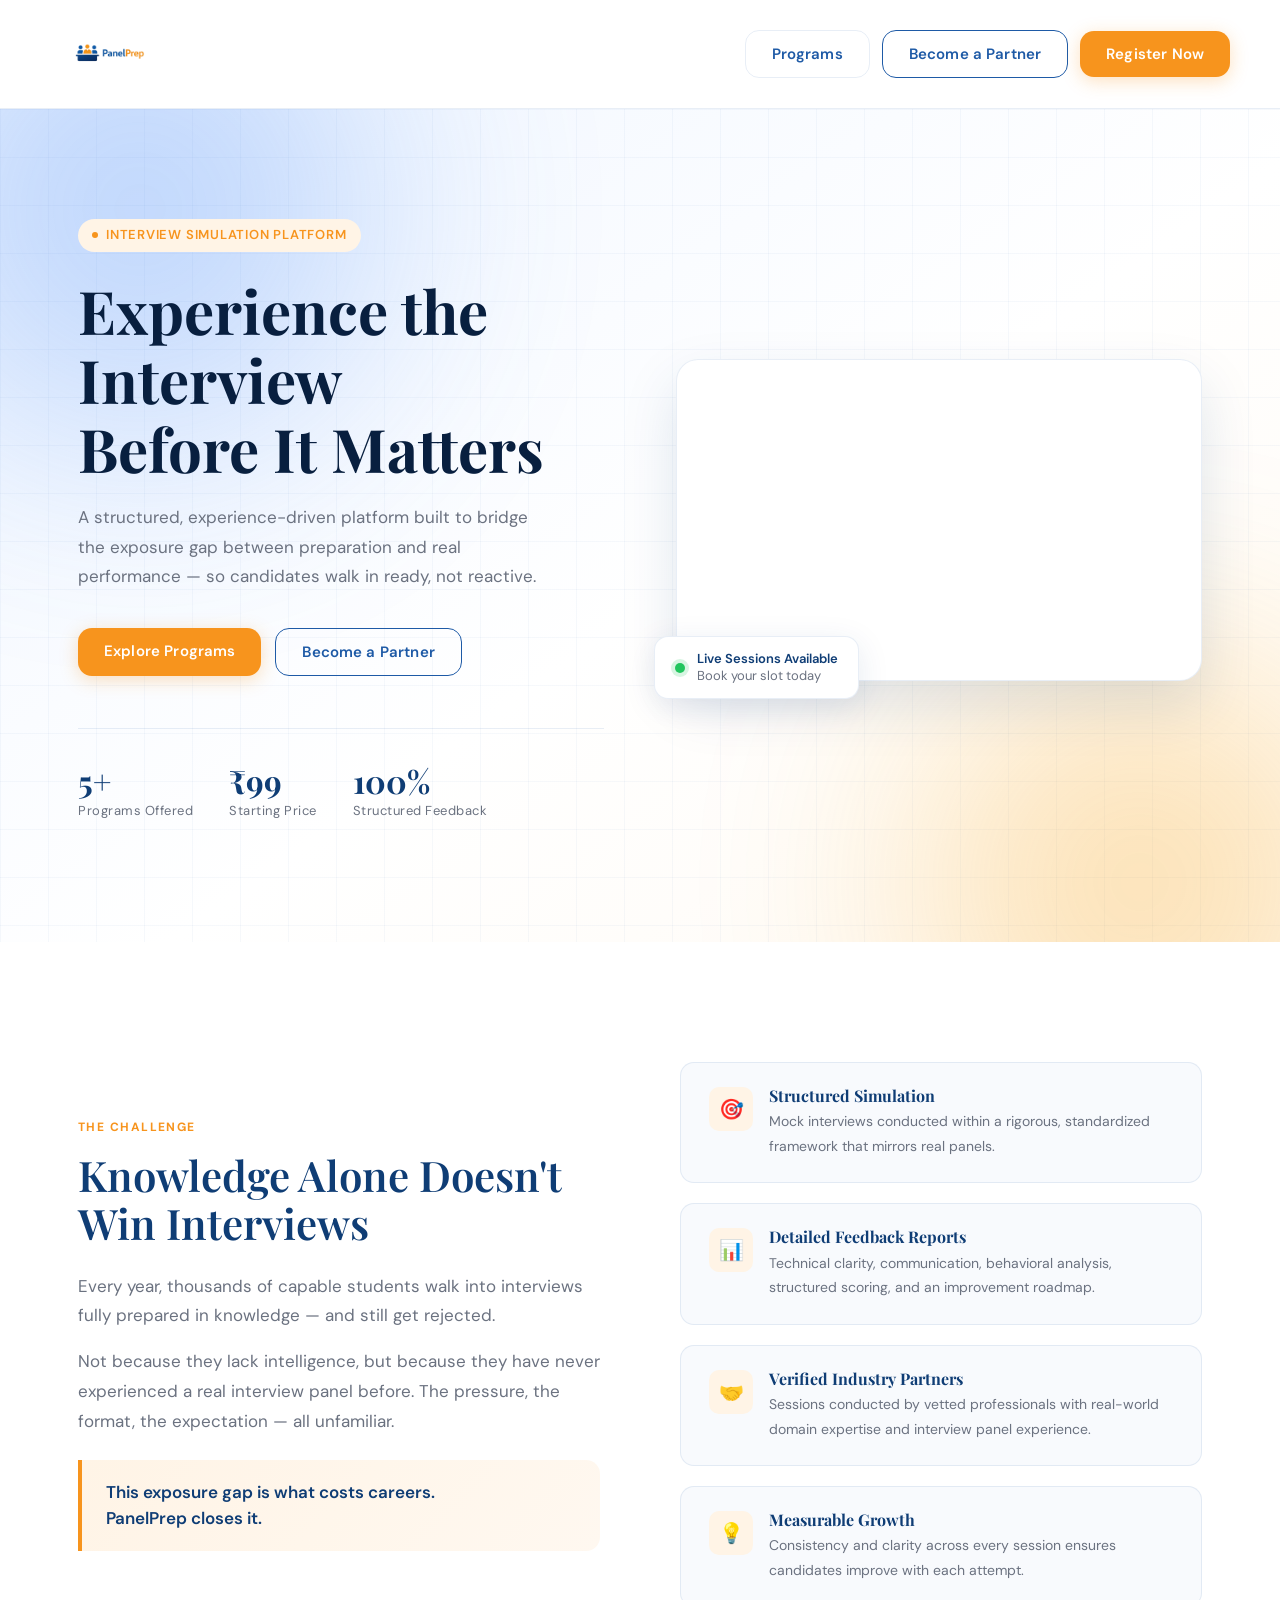
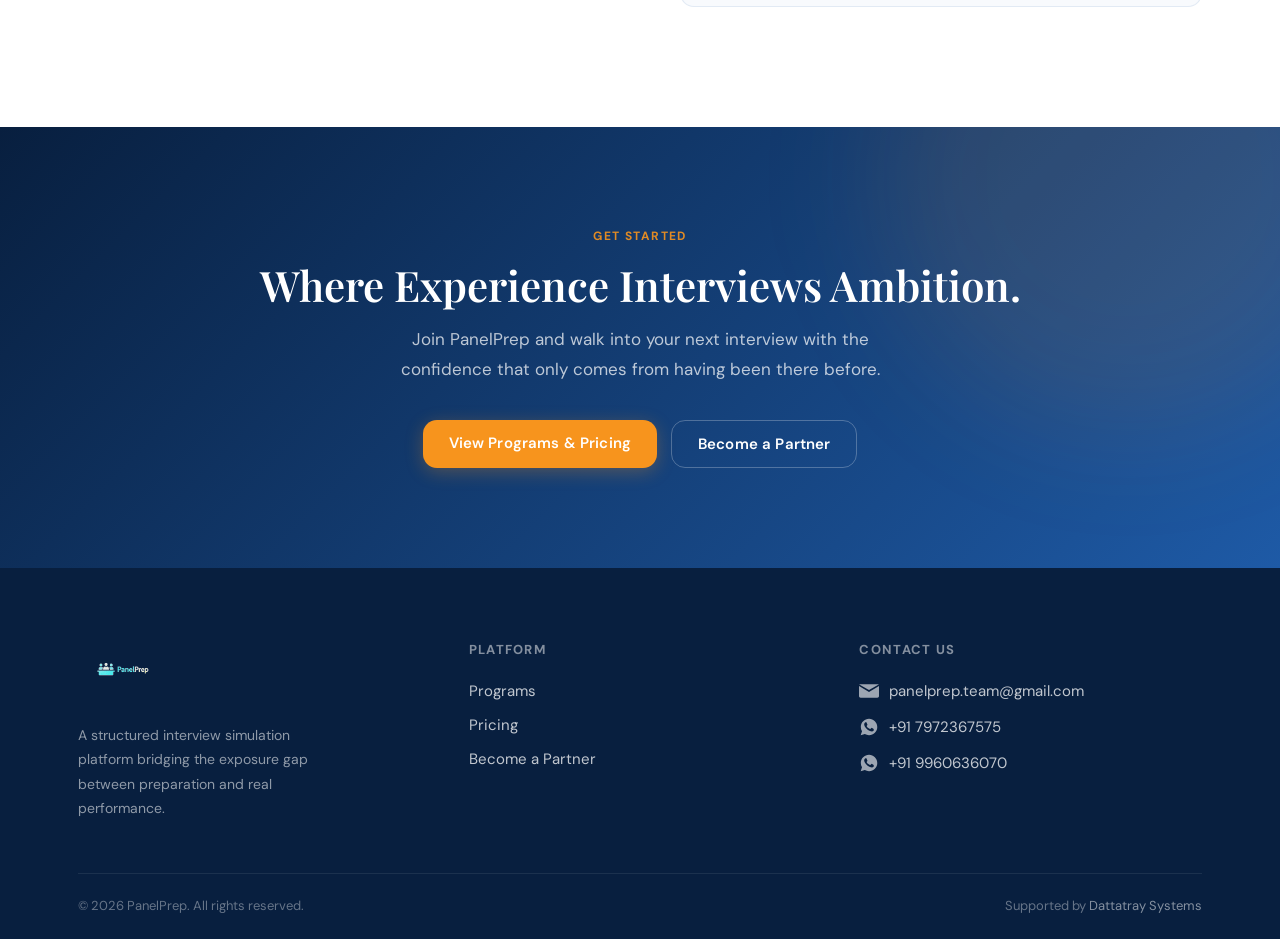
<file: index.html>
<!DOCTYPE html>
<html lang="en">
<head>
  <meta charset="UTF-8">
  <meta name="viewport" content="width=device-width, initial-scale=1.0">
  <title>PanelPrep — Interview Simulation Platform</title>
  <link rel="icon" type="image/png" href="assets/logo.png">
  <link rel="stylesheet" href="style.css">
</head>
<body>

<!-- ── NAVBAR ── -->
<header class="navbar">
  <div class="container nav-inner">
    <div class="logo">
      <img src="assets/logo.png" alt="PanelPrep">
    </div>
    <nav class="nav-buttons">
      <a href="services.html" class="btn-ghost">Programs</a>
      <a href="partner.html" class="btn-outline">Become a Partner</a>
      <a href="https://docs.google.com/forms/d/e/1FAIpQLSeNSyKoemHuZUB2yAhKJcCHm5KfKN0xxCc2id0hltxYJWMa1w/viewform?usp=sharing" target="_blank" class="btn-accent">Register Now</a>
    </nav>
  </div>
</header>


<!-- ── HERO ── -->
<section class="hero">
  <div class="blob blob1"></div>
  <div class="blob blob2"></div>

  <div class="container hero-content">

    <div class="hero-text animate">
      <div class="hero-badge"><span></span> Interview Simulation Platform</div>
      <h1>Experience the Interview<br>Before It Matters</h1>
      <p>A structured, experience-driven platform built to bridge the exposure gap between preparation and real performance — so candidates walk in ready, not reactive.</p>
      <div class="hero-actions">
        <a href="services.html" class="btn-accent">Explore Programs</a>
        <a href="partner.html" class="btn-outline">Become a Partner</a>
      </div>
      <div class="hero-stats">
        <div class="stat-item">
          <div class="num">5+</div>
          <div class="lbl">Programs Offered</div>
        </div>
        <div class="stat-item">
          <div class="num">₹99</div>
          <div class="lbl">Starting Price</div>
        </div>
        <div class="stat-item">
          <div class="num">100%</div>
          <div class="lbl">Structured Feedback</div>
        </div>
      </div>
    </div>

    <div class="hero-visual animate">
      <div class="video-card">
        <iframe
          src="https://www.youtube.com/embed/ZKKPit5Ttq8?si=0EWkByMePWAfmNd7"
          frameborder="0"
          allowfullscreen>
        </iframe>
      </div>
      <div class="video-badge">
        <div class="dot"></div>
        <div class="vb-text">
          Live Sessions Available
          <span>Book your slot today</span>
        </div>
      </div>
    </div>

  </div>
</section>


<!-- ── PROBLEM SECTION ── -->
<section class="problem">
  <div class="container">
    <div class="problem-inner">

      <div class="problem-left">
        <div class="section-label">The Challenge</div>
        <h2>Knowledge Alone Doesn't Win Interviews</h2>
        <p>Every year, thousands of capable students walk into interviews fully prepared in knowledge — and still get rejected.</p>
        <p>Not because they lack intelligence, but because they have never experienced a real interview panel before. The pressure, the format, the expectation — all unfamiliar.</p>
        <div class="highlight-box">
          This exposure gap is what costs careers.<br>PanelPrep closes it.
        </div>
      </div>

      <div class="problem-right">
        <div class="problem-card">
          <div class="problem-icon">🎯</div>
          <div>
            <h3>Structured Simulation</h3>
            <p>Mock interviews conducted within a rigorous, standardized framework that mirrors real panels.</p>
          </div>
        </div>
        <div class="problem-card">
          <div class="problem-icon">📊</div>
          <div>
            <h3>Detailed Feedback Reports</h3>
            <p>Technical clarity, communication, behavioral analysis, structured scoring, and an improvement roadmap.</p>
          </div>
        </div>
        <div class="problem-card">
          <div class="problem-icon">🤝</div>
          <div>
            <h3>Verified Industry Partners</h3>
            <p>Sessions conducted by vetted professionals with real-world domain expertise and interview panel experience.</p>
          </div>
        </div>
        <div class="problem-card">
          <div class="problem-icon">💡</div>
          <div>
            <h3>Measurable Growth</h3>
            <p>Consistency and clarity across every session ensures candidates improve with each attempt.</p>
          </div>
        </div>
      </div>

    </div>
  </div>
</section>


<!-- ── CTA SECTION ── -->
<section class="cta">
  <div class="container">
    <div class="cta-inner">
      <div class="section-label" style="color:rgba(247,148,29,0.9);">Get Started</div>
      <h2>Where Experience Interviews Ambition.</h2>
      <p>Join PanelPrep and walk into your next interview with the confidence that only comes from having been there before.</p>
      <div style="display:flex;gap:14px;justify-content:center;flex-wrap:wrap;">
        <a href="services.html" class="btn-accent">View Programs & Pricing</a>
        <a href="partner.html" class="btn-ghost" style="color:white;border-color:rgba(255,255,255,0.25);">Become a Partner</a>
      </div>
    </div>
  </div>
</section>


<!-- ── FOOTER ── -->
<footer>
  <div class="container">
    <div class="footer-top">

      <div class="footer-brand">
        <div class="logo-footer"><img src="assets/logo.png" alt="PanelPrep"></div>
        <p>A structured interview simulation platform bridging the exposure gap between preparation and real performance.</p>
      </div>

      <div class="footer-col">
        <h4>Platform</h4>
        <a href="services.html">Programs</a>
        <a href="services.html#catalogue">Pricing</a>
        <a href="partner.html">Become a Partner</a>
      </div>

      <div class="footer-col">
        <h4>Contact Us</h4>
        <div class="footer-contact-item">
          <img src="assets/email.svg" alt="Email">
          <a href="mailto:panelprep.team@gmail.com">panelprep.team@gmail.com</a>
        </div>
        <div class="footer-contact-item">
          <img src="assets/whatsapp.svg" alt="WhatsApp">
          <a href="https://wa.me/917972367575" target="_blank">+91 7972367575</a>
        </div>
        <div class="footer-contact-item">
          <img src="assets/whatsapp.svg" alt="WhatsApp">
          <a href="https://wa.me/919960636070" target="_blank">+91 9960636070</a>
        </div>
      </div>

    </div>
    <div class="footer-bottom">
      <span>© 2026 PanelPrep. All rights reserved.</span>
      <span>Supported by <a href="https://dattatraysys77-cmyk.github.io/dattatray-systems/" target="_blank">Dattatray Systems</a></span>
    </div>
  </div>
</footer>

<script src="script.js"></script>

<!-- Registration Modal -->
<div id="formModal" class="modal">
  <div class="modal-content">
    <span class="close">&times;</span>
  </div>
</div>

</body>
</html>
</file>
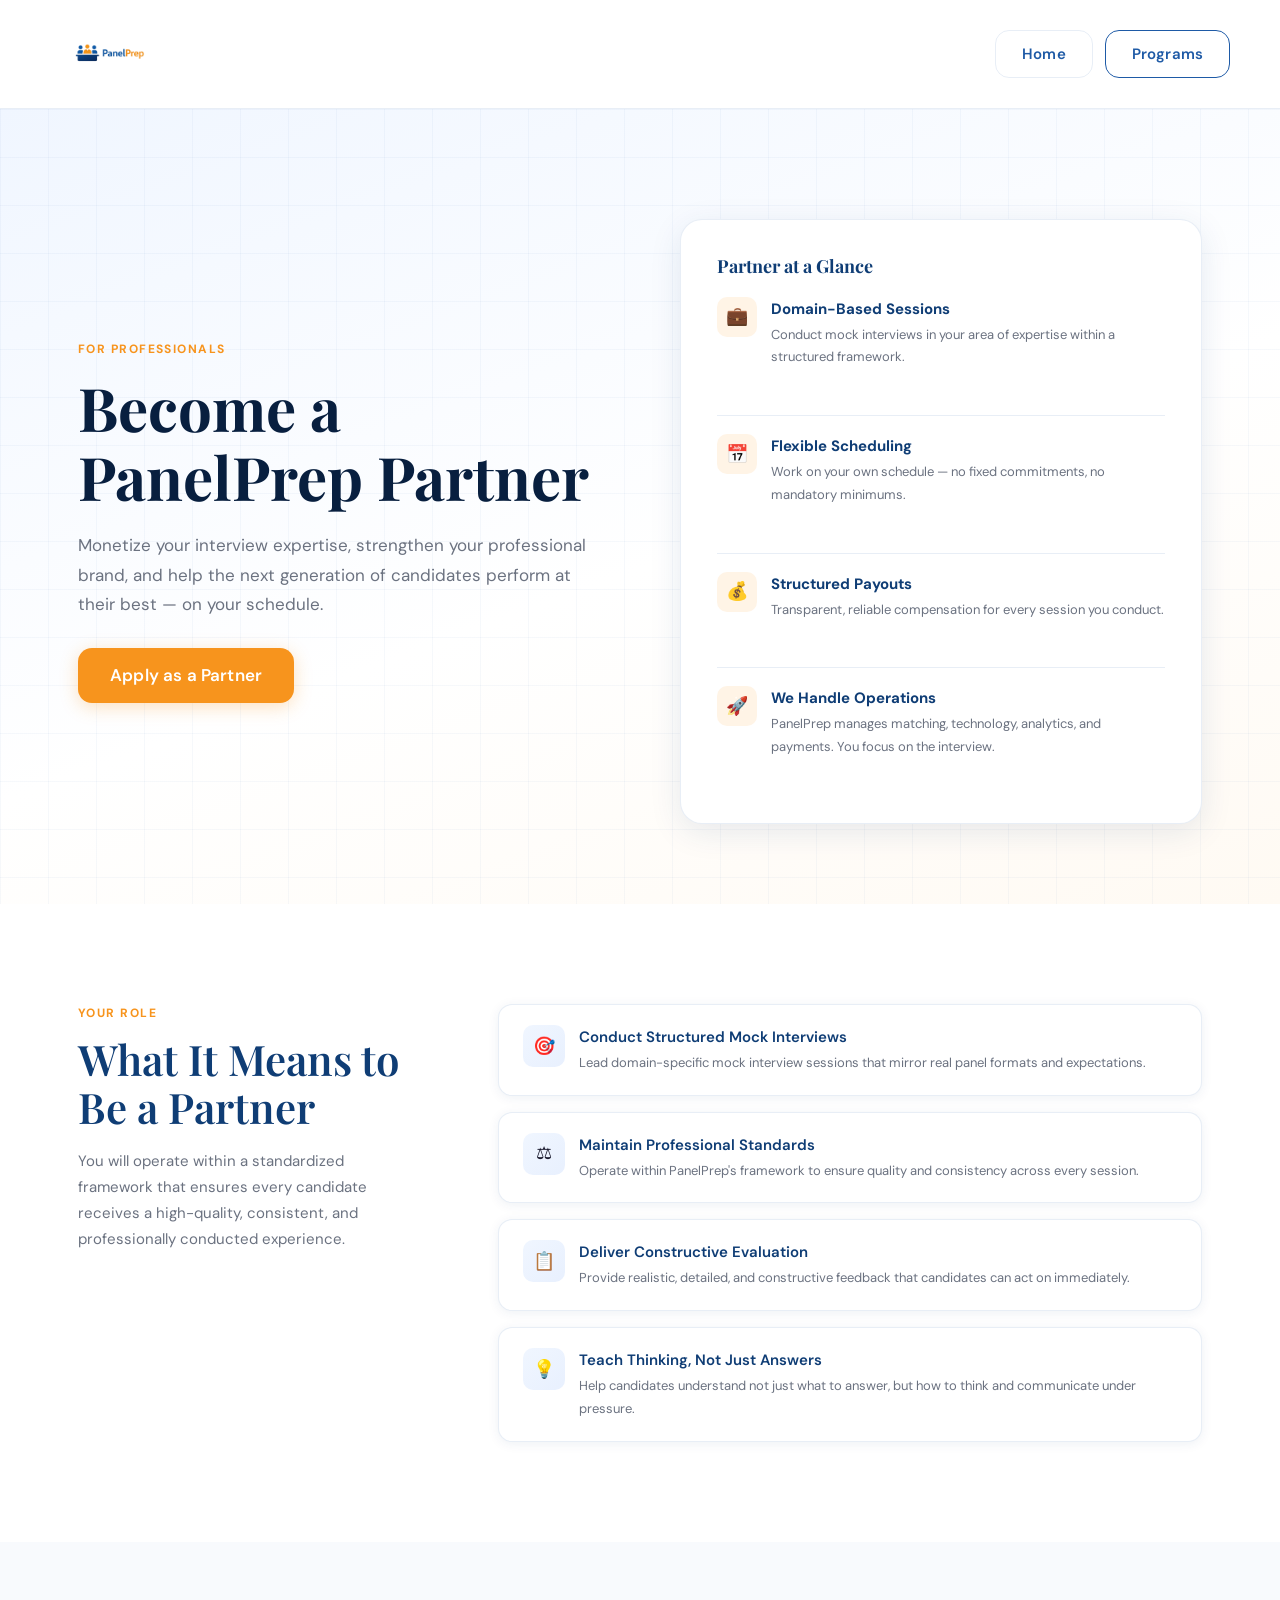
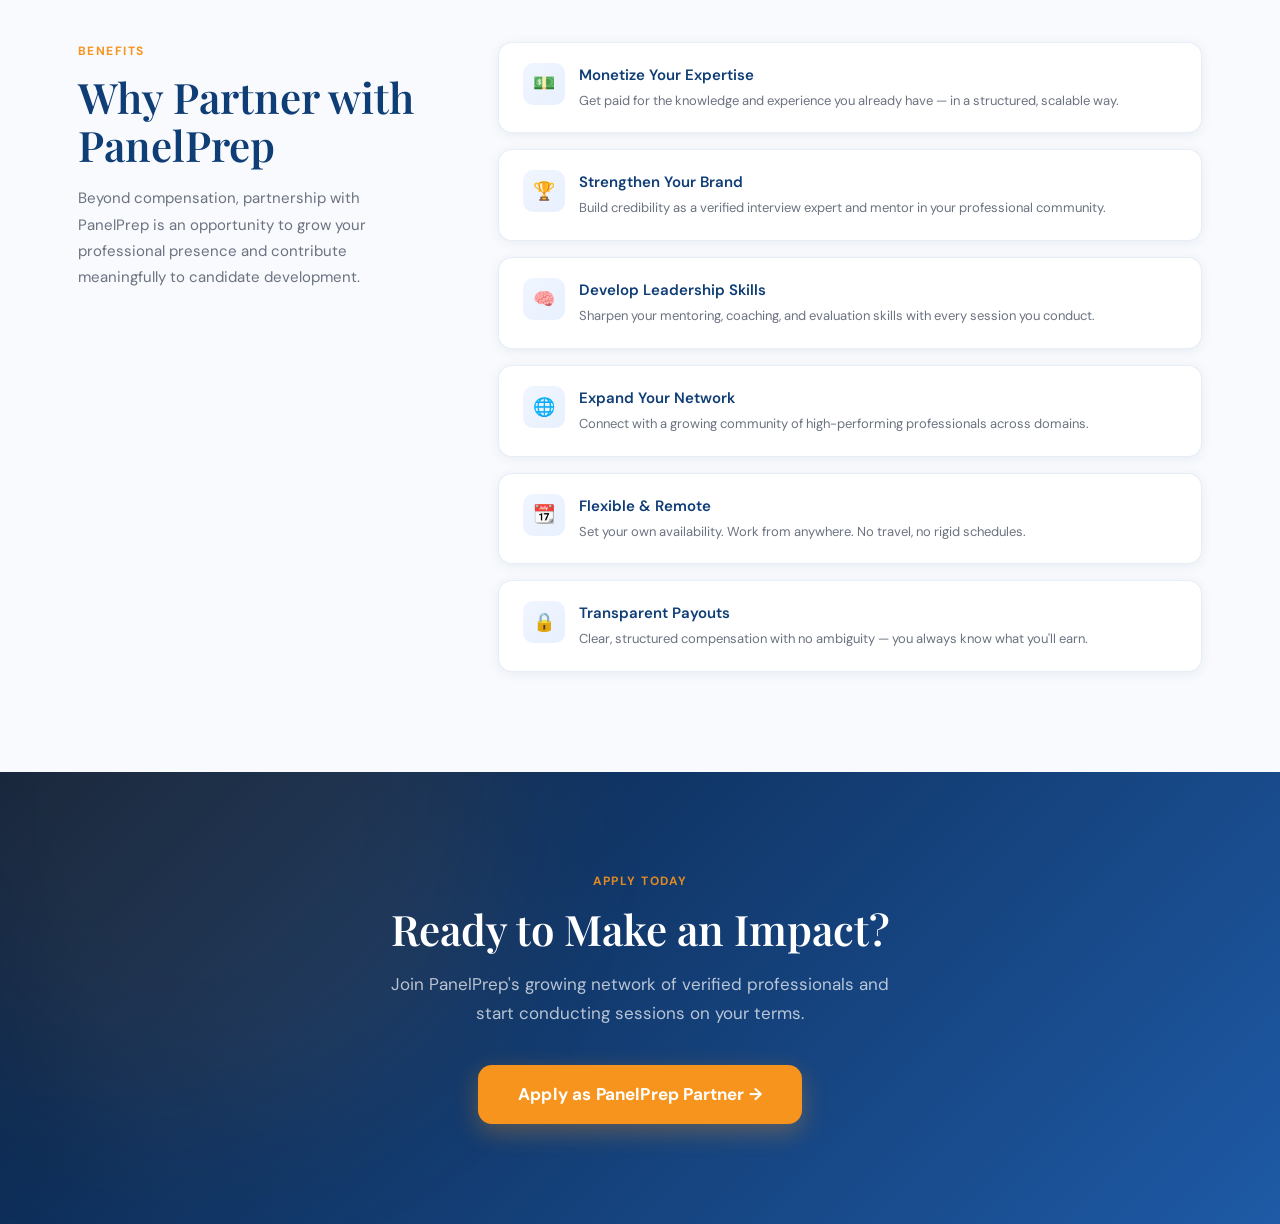
<file: partner.html>
<!DOCTYPE html>
<html lang="en">
<head>
  <meta charset="UTF-8">
  <meta name="viewport" content="width=device-width, initial-scale=1.0">
  <title>Become a PanelPrep Partner</title>
  <link rel="icon" type="image/png" href="assets/logo.png">
  <link rel="stylesheet" href="style.css">
  <link rel="stylesheet" href="partner.css">
</head>
<body>

<!-- Navbar -->
<header class="navbar">
  <div class="container nav-inner">
    <div class="logo">
      <img src="assets/logo.png" alt="PanelPrep">
    </div>
    <div class="nav-buttons">
      <a href="index.html" class="btn-ghost">Home</a>
      <a href="services.html" class="btn-outline">Programs</a>
    </div>
  </div>
</header>


<!-- ── PARTNER HERO ── -->
<section class="partner-hero">
  <div class="container">
    <div class="partner-hero-inner">

      <div class="partner-left">
        <div class="section-label">For Professionals</div>
        <h1>Become a PanelPrep Partner</h1>
        <p>Monetize your interview expertise, strengthen your professional brand, and help the next generation of candidates perform at their best — on your schedule.</p>
        <a href="https://docs.google.com/forms/d/e/1FAIpQLSf-URrIjTnyzKMT3AMSp5pjNm-wT8g703G40mD4zql_pc-ALg/viewform?usp=sharing&ouid=107380613158406403740" target="_blank" class="btn-accent" style="font-size:17px;padding:14px 32px;">Apply as a Partner</a>
      </div>

      <div class="partner-right">
        <h3>Partner at a Glance</h3>
        <div class="quick-benefit">
          <div class="qb-icon">💼</div>
          <div class="qb-text">
            <h4>Domain-Based Sessions</h4>
            <p>Conduct mock interviews in your area of expertise within a structured framework.</p>
          </div>
        </div>
        <div class="quick-benefit">
          <div class="qb-icon">📅</div>
          <div class="qb-text">
            <h4>Flexible Scheduling</h4>
            <p>Work on your own schedule — no fixed commitments, no mandatory minimums.</p>
          </div>
        </div>
        <div class="quick-benefit">
          <div class="qb-icon">💰</div>
          <div class="qb-text">
            <h4>Structured Payouts</h4>
            <p>Transparent, reliable compensation for every session you conduct.</p>
          </div>
        </div>
        <div class="quick-benefit">
          <div class="qb-icon">🚀</div>
          <div class="qb-text">
            <h4>We Handle Operations</h4>
            <p>PanelPrep manages matching, technology, analytics, and payments. You focus on the interview.</p>
          </div>
        </div>
      </div>

    </div>
  </div>
</section>


<!-- ── PARTNER ROLE ── -->
<section class="partner-detail">
  <div class="container">
    <div class="detail-inner">

      <div class="detail-sidebar">
        <div class="section-label">Your Role</div>
        <h2>What It Means to Be a Partner</h2>
        <p>You will operate within a standardized framework that ensures every candidate receives a high-quality, consistent, and professionally conducted experience.</p>
      </div>

      <div class="detail-list">
        <div class="detail-item">
          <div class="detail-icon">🎯</div>
          <div>
            <h4>Conduct Structured Mock Interviews</h4>
            <p>Lead domain-specific mock interview sessions that mirror real panel formats and expectations.</p>
          </div>
        </div>
        <div class="detail-item">
          <div class="detail-icon">⚖️</div>
          <div>
            <h4>Maintain Professional Standards</h4>
            <p>Operate within PanelPrep's framework to ensure quality and consistency across every session.</p>
          </div>
        </div>
        <div class="detail-item">
          <div class="detail-icon">📋</div>
          <div>
            <h4>Deliver Constructive Evaluation</h4>
            <p>Provide realistic, detailed, and constructive feedback that candidates can act on immediately.</p>
          </div>
        </div>
        <div class="detail-item">
          <div class="detail-icon">💡</div>
          <div>
            <h4>Teach Thinking, Not Just Answers</h4>
            <p>Help candidates understand not just what to answer, but how to think and communicate under pressure.</p>
          </div>
        </div>
      </div>

    </div>
  </div>
</section>


<!-- ── PARTNER BENEFITS ── -->
<section class="partner-detail">
  <div class="container">
    <div class="detail-inner">

      <div class="detail-sidebar">
        <div class="section-label">Benefits</div>
        <h2>Why Partner with PanelPrep</h2>
        <p>Beyond compensation, partnership with PanelPrep is an opportunity to grow your professional presence and contribute meaningfully to candidate development.</p>
      </div>

      <div class="detail-list">
        <div class="detail-item">
          <div class="detail-icon">💵</div>
          <div>
            <h4>Monetize Your Expertise</h4>
            <p>Get paid for the knowledge and experience you already have — in a structured, scalable way.</p>
          </div>
        </div>
        <div class="detail-item">
          <div class="detail-icon">🏆</div>
          <div>
            <h4>Strengthen Your Brand</h4>
            <p>Build credibility as a verified interview expert and mentor in your professional community.</p>
          </div>
        </div>
        <div class="detail-item">
          <div class="detail-icon">🧠</div>
          <div>
            <h4>Develop Leadership Skills</h4>
            <p>Sharpen your mentoring, coaching, and evaluation skills with every session you conduct.</p>
          </div>
        </div>
        <div class="detail-item">
          <div class="detail-icon">🌐</div>
          <div>
            <h4>Expand Your Network</h4>
            <p>Connect with a growing community of high-performing professionals across domains.</p>
          </div>
        </div>
        <div class="detail-item">
          <div class="detail-icon">📆</div>
          <div>
            <h4>Flexible & Remote</h4>
            <p>Set your own availability. Work from anywhere. No travel, no rigid schedules.</p>
          </div>
        </div>
        <div class="detail-item">
          <div class="detail-icon">🔒</div>
          <div>
            <h4>Transparent Payouts</h4>
            <p>Clear, structured compensation with no ambiguity — you always know what you'll earn.</p>
          </div>
        </div>
      </div>

    </div>
  </div>
</section>


<!-- ── PARTNER CTA ── -->
<section class="partner-cta">
  <div class="partner-cta-inner">
    <div class="section-label" style="color:rgba(247,148,29,0.9);">Apply Today</div>
    <h2>Ready to Make an Impact?</h2>
    <p>Join PanelPrep's growing network of verified professionals and start conducting sessions on your terms.</p>
    <a href="https://docs.google.com/forms/d/e/1FAIpQLSf-URrIjTnyzKMT3AMSp5pjNm-wT8g703G40mD4zql_pc-ALg/viewform?usp=sharing&ouid=107380613158406403740" target="_blank" class="btn-partner">
      Apply as PanelPrep Partner →
    </a>
  </div>
</section>

</body>
</html>
</file>
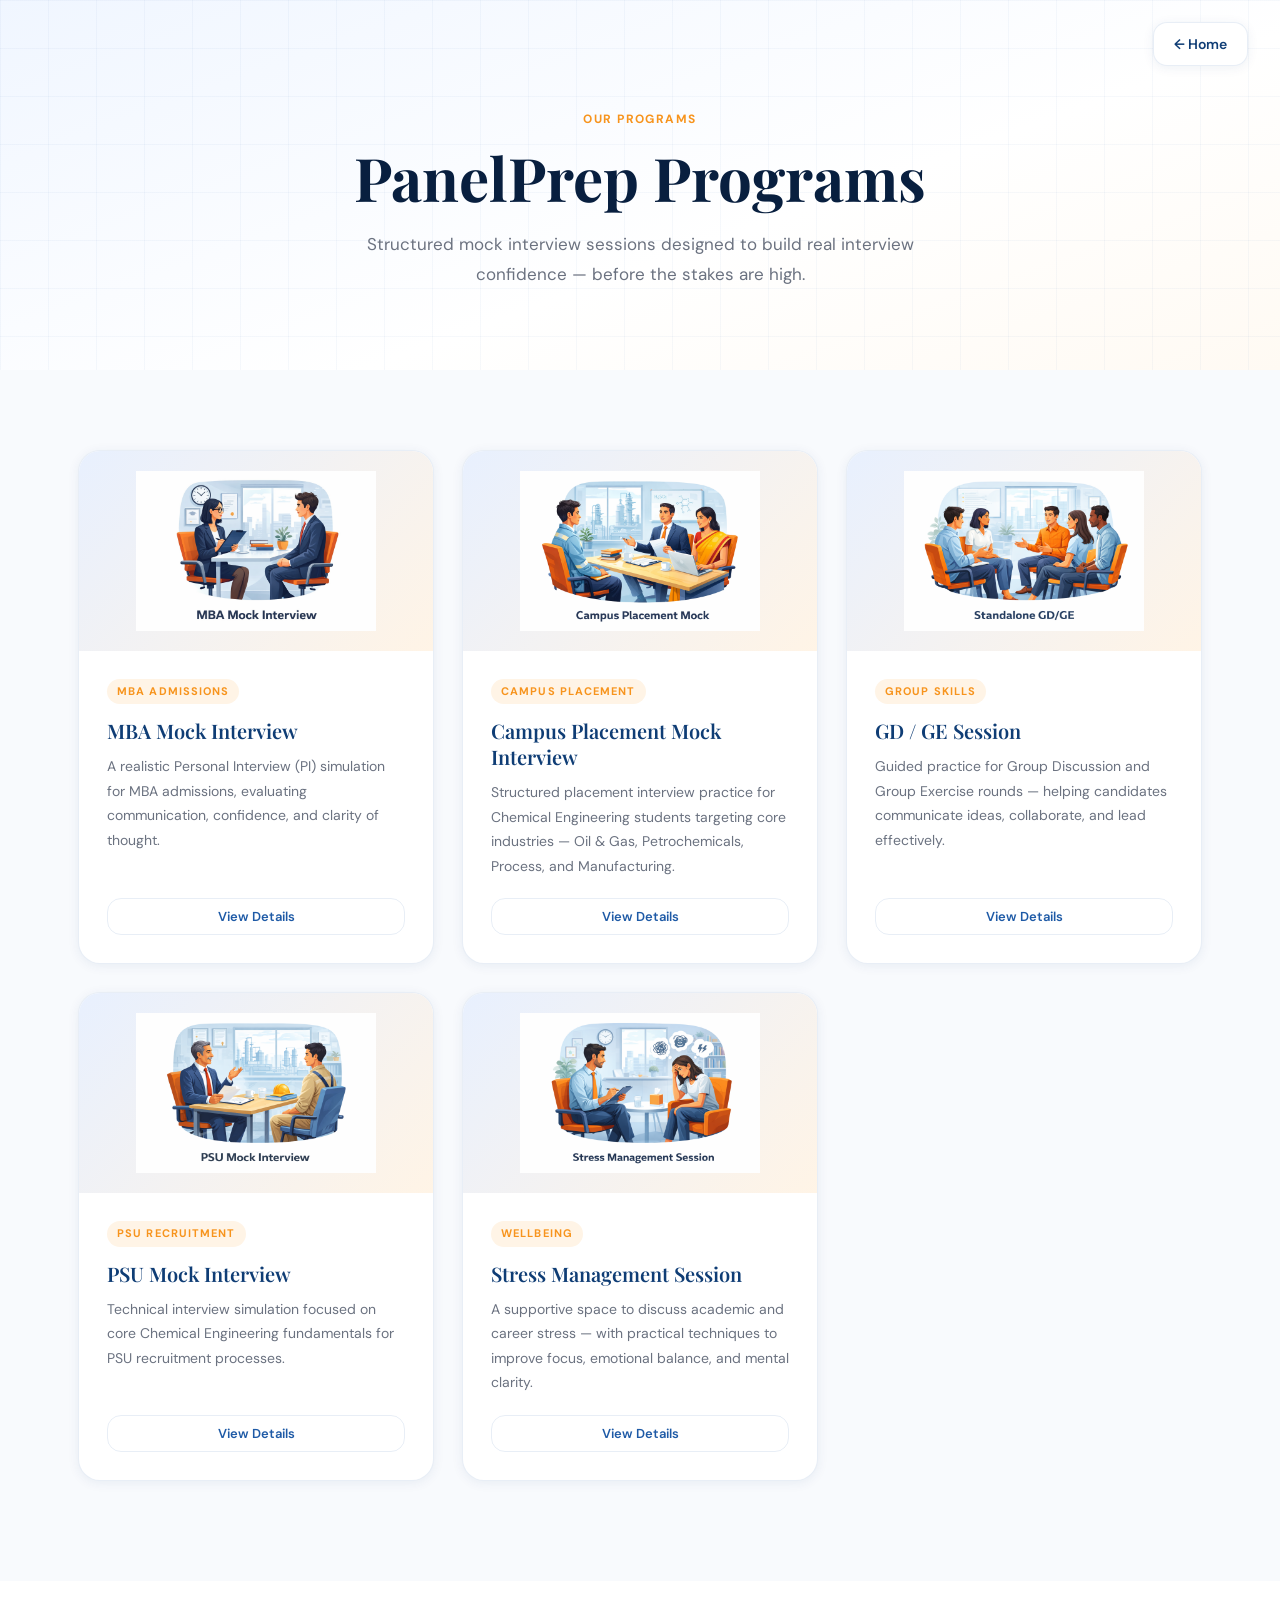
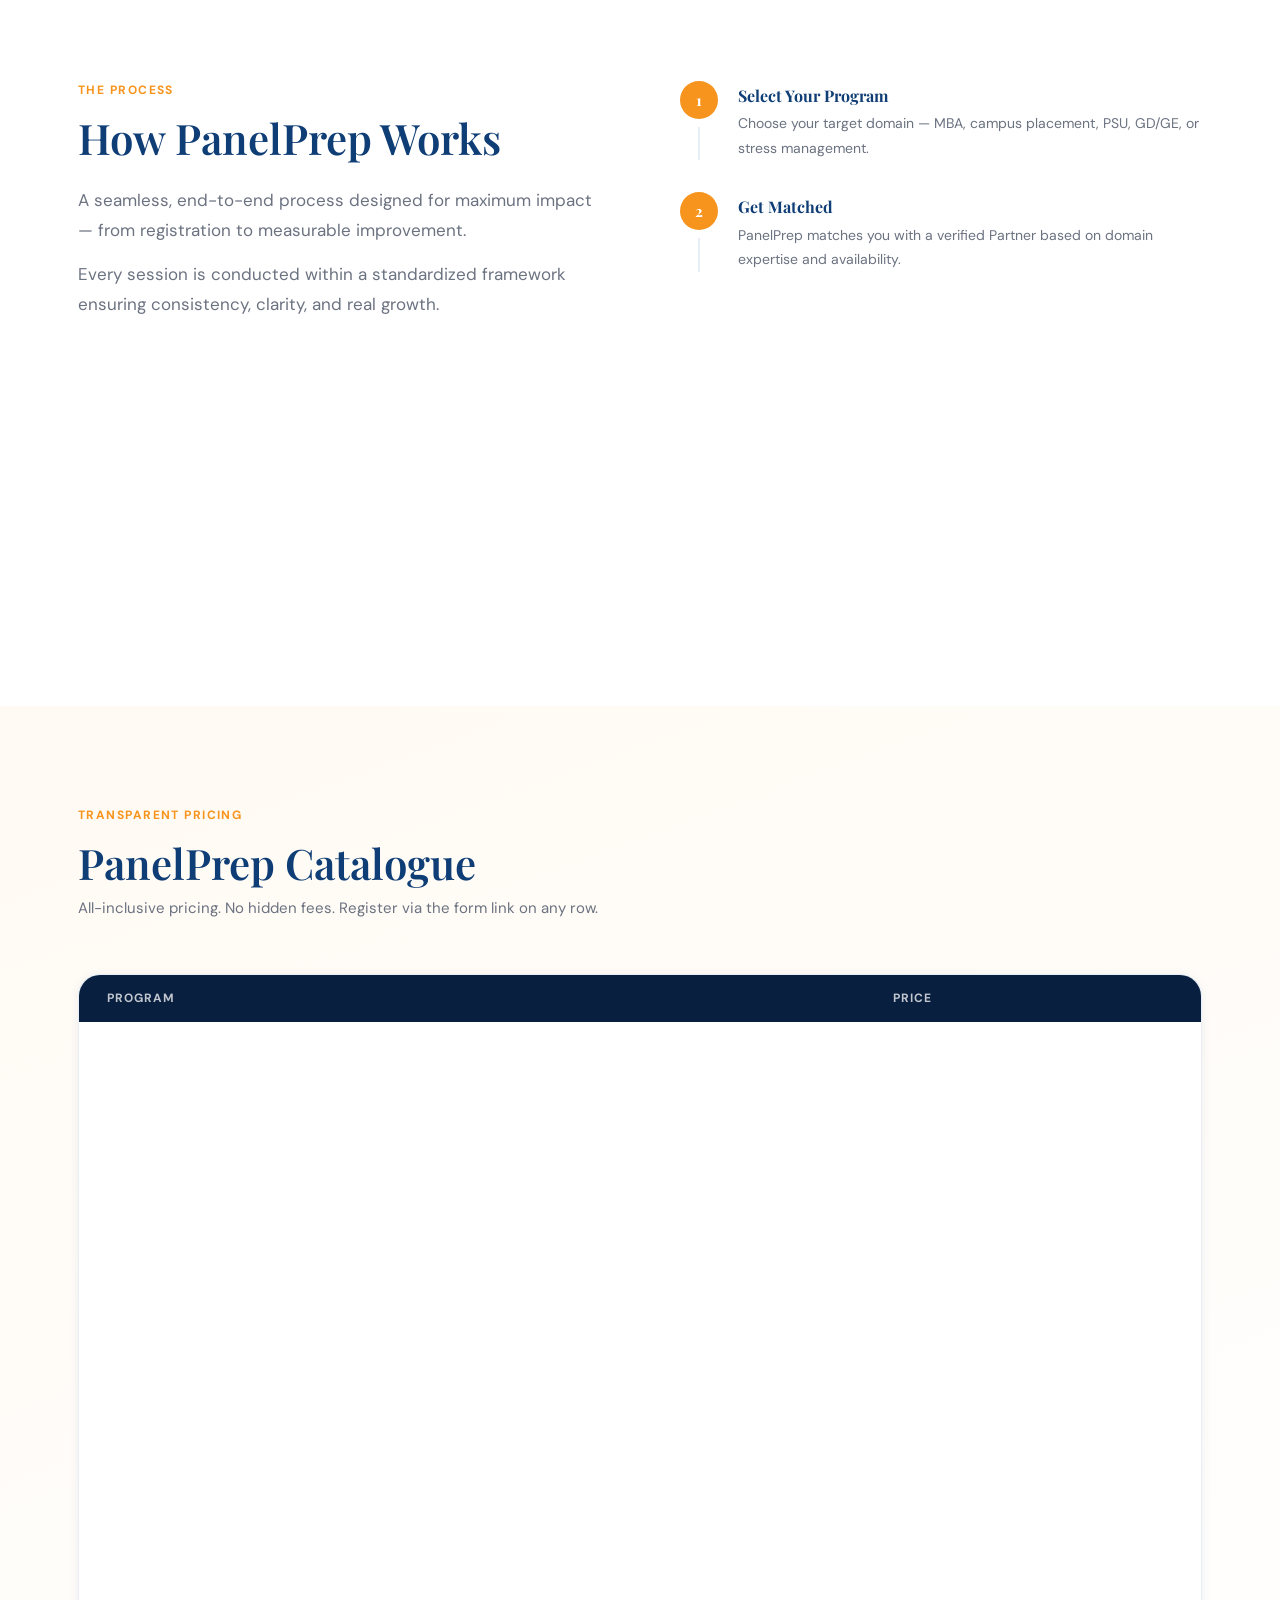
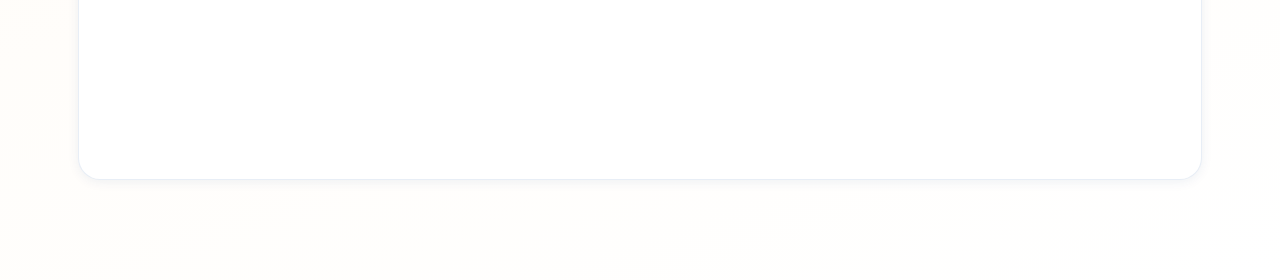
<file: services.html>
<!DOCTYPE html>
<html lang="en">
<head>
  <meta charset="UTF-8">
  <meta name="viewport" content="width=device-width, initial-scale=1.0">
  <title>PanelPrep Programs</title>
  <link rel="icon" type="image/png" href="assets/logo.png">
  <link rel="stylesheet" href="style.css">
  <link rel="stylesheet" href="services.css">
</head>
<body>

<!-- Fixed Home Button -->
<div class="services-navbar">
  <a href="index.html" class="home-btn">← Home</a>
</div>


<!-- ── SERVICES HERO ── -->
<section class="services-hero">
  <div class="container">
    <div class="section-label">Our Programs</div>
    <h1>PanelPrep Programs</h1>
    <p>Structured mock interview sessions designed to build real interview confidence — before the stakes are high.</p>
  </div>
</section>


<!-- ── PROGRAMS GRID ── -->
<section class="programs">
  <div class="container">
    <div class="programs-grid">

      <!-- MBA Mock -->
      <div class="program-card">
        <div class="card-image">
          <img src="images/mba.png" alt="MBA Mock Interview">
        </div>
        <div class="card-body">
          <span class="card-tag">MBA Admissions</span>
          <h2>MBA Mock Interview</h2>
          <p>A realistic Personal Interview (PI) simulation for MBA admissions, evaluating communication, confidence, and clarity of thought.</p>
          <div class="card-details" id="d1">
            <strong>What you get:</strong>
            <ul>
              <li>30–40 minute realistic interview simulation</li>
              <li>Questions based on your profile, academics, and experiences</li>
              <li>HR, opinion-based, and situation-based question practice</li>
              <li>Feedback on communication, answer structure, and confidence</li>
              <li>Suggestions to improve interview approach and answer framing</li>
            </ul>
            <strong>Ideal for:</strong>
            <p style="margin-top:6px;">Students preparing for MBA admission interviews and selection processes.</p>
          </div>
          <button class="card-toggle" onclick="toggleDetails('d1', this)">View Details</button>
        </div>
      </div>

      <!-- Campus Interview -->
      <div class="program-card">
        <div class="card-image">
          <img src="images/campus.png" alt="Campus Placement Mock">
        </div>
        <div class="card-body">
          <span class="card-tag">Campus Placement</span>
          <h2>Campus Placement Mock Interview</h2>
          <p>Structured placement interview practice for Chemical Engineering students targeting core industries — Oil & Gas, Petrochemicals, Process, and Manufacturing.</p>
          <div class="card-details" id="d2">
            <strong>What you get:</strong>
            <ul>
              <li>20–30 minute simulated campus interview</li>
              <li>Technical and HR interview question practice</li>
              <li>Feedback on technical clarity, explanation skills, and confidence</li>
              <li>Guidance on structured answer delivery</li>
            </ul>
            <strong>Ideal for:</strong>
            <p style="margin-top:6px;">Chemical Engineering students preparing for core company campus placements.</p>
          </div>
          <button class="card-toggle" onclick="toggleDetails('d2', this)">View Details</button>
        </div>
      </div>

      <!-- GD/GE -->
      <div class="program-card">
        <div class="card-image">
          <img src="images/gd.png" alt="GD GE Session">
        </div>
        <div class="card-body">
          <span class="card-tag">Group Skills</span>
          <h2>GD / GE Session</h2>
          <p>Guided practice for Group Discussion and Group Exercise rounds — helping candidates communicate ideas, collaborate, and lead effectively.</p>
          <div class="card-details" id="d3">
            <strong>What you get:</strong>
            <ul>
              <li>Live GD/GE practice session</li>
              <li>Topic-based group discussion</li>
              <li>Feedback on communication, participation, and clarity</li>
              <li>Tips to improve structure, engagement, and impact</li>
            </ul>
            <strong>Skills evaluated:</strong>
            <ul>
              <li>Communication and articulation</li>
              <li>Logical thinking and listening ability</li>
              <li>Leadership and teamwork</li>
            </ul>
          </div>
          <button class="card-toggle" onclick="toggleDetails('d3', this)">View Details</button>
        </div>
      </div>

      <!-- PSU Interview -->
      <div class="program-card">
        <div class="card-image">
          <img src="images/psu.png" alt="PSU Mock Interview">
        </div>
        <div class="card-body">
          <span class="card-tag">PSU Recruitment</span>
          <h2>PSU Mock Interview</h2>
          <p>Technical interview simulation focused on core Chemical Engineering fundamentals for PSU recruitment processes.</p>
          <div class="card-details" id="d4">
            <strong>What you get:</strong>
            <ul>
              <li>Technical interview simulation</li>
              <li>Concept-based and problem-solving questions</li>
              <li>Feedback on technical explanation, clarity, and confidence</li>
              <li>Guidance on presenting technical answers in a structured manner</li>
            </ul>
            <strong>Ideal for:</strong>
            <p style="margin-top:6px;">Chemical Engineering candidates preparing for PSU recruitment interviews.</p>
          </div>
          <button class="card-toggle" onclick="toggleDetails('d4', this)">View Details</button>
        </div>
      </div>

      <!-- Stress Management -->
      <div class="program-card">
        <div class="card-image">
          <img src="images/stress.png" alt="Stress Management">
        </div>
        <div class="card-body">
          <span class="card-tag">Wellbeing</span>
          <h2>Stress Management Session</h2>
          <p>A supportive space to discuss academic and career stress — with practical techniques to improve focus, emotional balance, and mental clarity.</p>
          <div class="card-details" id="d5">
            <strong>What you learn:</strong>
            <ul>
              <li>Common causes of stress and pressure</li>
              <li>Techniques to manage anxiety and overthinking</li>
              <li>Methods to improve focus and emotional balance</li>
              <li>Practical strategies for challenging situations</li>
            </ul>
            <p class="card-note">Not a medical or psychological treatment program. For serious mental health concerns, please consult a qualified professional.</p>
          </div>
          <button class="card-toggle" onclick="toggleDetails('d5', this)">View Details</button>
        </div>
      </div>

    </div>
  </div>
</section>


<!-- ── HOW IT WORKS ── -->
<section class="how-it-works">
  <div class="container">
    <div class="how-inner">

      <div class="how-left">
        <div class="section-label">The Process</div>
        <h2>How PanelPrep Works</h2>
        <p>A seamless, end-to-end process designed for maximum impact — from registration to measurable improvement.</p>
        <p>Every session is conducted within a standardized framework ensuring consistency, clarity, and real growth.</p>
      </div>

      <div class="steps">
        <div class="step">
          <div class="step-line">
            <div class="step-num">1</div>
            <div class="step-connector"></div>
          </div>
          <div class="step-content">
            <h3>Select Your Program</h3>
            <p>Choose your target domain — MBA, campus placement, PSU, GD/GE, or stress management.</p>
          </div>
        </div>
        <div class="step">
          <div class="step-line">
            <div class="step-num">2</div>
            <div class="step-connector"></div>
          </div>
          <div class="step-content">
            <h3>Get Matched</h3>
            <p>PanelPrep matches you with a verified Partner based on domain expertise and availability.</p>
          </div>
        </div>
        <div class="step">
          <div class="step-line">
            <div class="step-num">3</div>
            <div class="step-connector"></div>
          </div>
          <div class="step-content">
            <h3>Attend Your Session</h3>
            <p>A structured mock interview is conducted in a professional, realistic setting.</p>
          </div>
        </div>
        <div class="step">
          <div class="step-line">
            <div class="step-num">4</div>
            <div class="step-connector"></div>
          </div>
          <div class="step-content">
            <h3>Receive Your Report</h3>
            <p>Detailed feedback covering technical evaluation, communication, behavioral analysis, scoring, and an improvement roadmap.</p>
          </div>
        </div>
        <div class="step">
          <div class="step-line">
            <div class="step-num">5</div>
            <div class="step-connector"></div>
          </div>
          <div class="step-content">
            <h3>Grow & Repeat</h3>
            <p>Apply the feedback, book follow-up sessions, and walk into your real interview with confidence.</p>
          </div>
        </div>
      </div>

    </div>
  </div>
</section>


<!-- ── CATALOGUE / PRICING ── -->
<section class="catalogue" id="catalogue">
  <div class="container">
    <div class="catalogue-header">
      <div>
        <div class="section-label">Transparent Pricing</div>
        <h2>PanelPrep Catalogue</h2>
        <p>All-inclusive pricing. No hidden fees. Register via the form link on any row.</p>
      </div>
    </div>

    <div class="catalogue-table">
      <div class="table-header">
        <span>Program</span>
        <span>Price</span>
        <span></span>
      </div>

      <div class="catalogue-row">
        <div class="row-name">3 MBA mock interviews + 1 GD/GE session</div>
        <div class="row-price">₹499</div>
        <div class="row-action"><a href="https://docs.google.com/forms/d/e/1FAIpQLSeNSyKoemHuZUB2yAhKJcCHm5KfKN0xxCc2id0hltxYJWMa1w/viewform?usp=sharing" target="_blank" class="btn-register">Register</a></div>
      </div>

      <div class="catalogue-row">
        <div class="row-name">2 MBA mock interviews</div>
        <div class="row-price">₹299</div>
        <div class="row-action"><a href="https://docs.google.com/forms/d/e/1FAIpQLSeNSyKoemHuZUB2yAhKJcCHm5KfKN0xxCc2id0hltxYJWMa1w/viewform?usp=sharing" target="_blank" class="btn-register">Register</a></div>
      </div>

      <div class="catalogue-row">
        <div class="row-name">1 Standalone MBA mock interview</div>
        <div class="row-price">₹199</div>
        <div class="row-action"><a href="https://docs.google.com/forms/d/e/1FAIpQLSeNSyKoemHuZUB2yAhKJcCHm5KfKN0xxCc2id0hltxYJWMa1w/viewform?usp=sharing" target="_blank" class="btn-register">Register</a></div>
      </div>

      <div class="catalogue-row">
        <div class="row-name">3 Campus mock interview bundle</div>
        <div class="row-price">₹299</div>
        <div class="row-action"><a href="https://docs.google.com/forms/d/e/1FAIpQLSeNSyKoemHuZUB2yAhKJcCHm5KfKN0xxCc2id0hltxYJWMa1w/viewform?usp=sharing" target="_blank" class="btn-register">Register</a></div>
      </div>

      <div class="catalogue-row">
        <div class="row-name">2 Campus placement mock interviews</div>
        <div class="row-price">₹229</div>
        <div class="row-action"><a href="https://docs.google.com/forms/d/e/1FAIpQLSeNSyKoemHuZUB2yAhKJcCHm5KfKN0xxCc2id0hltxYJWMa1w/viewform?usp=sharing" target="_blank" class="btn-register">Register</a></div>
      </div>

      <div class="catalogue-row">
        <div class="row-name">1 Standalone campus placement mock interview</div>
        <div class="row-price">₹129</div>
        <div class="row-action"><a href="https://docs.google.com/forms/d/e/1FAIpQLSeNSyKoemHuZUB2yAhKJcCHm5KfKN0xxCc2id0hltxYJWMa1w/viewform?usp=sharing" target="_blank" class="btn-register">Register</a></div>
      </div>

      <div class="catalogue-row">
        <div class="row-name">1 PSU mock interview</div>
        <div class="row-price">₹199</div>
        <div class="row-action"><a href="https://docs.google.com/forms/d/e/1FAIpQLSeNSyKoemHuZUB2yAhKJcCHm5KfKN0xxCc2id0hltxYJWMa1w/viewform?usp=sharing" target="_blank" class="btn-register">Register</a></div>
      </div>

      <div class="catalogue-row">
        <div class="row-name">2 PSU mock interview bundle</div>
        <div class="row-price">₹369</div>
        <div class="row-action"><a href="https://docs.google.com/forms/d/e/1FAIpQLSeNSyKoemHuZUB2yAhKJcCHm5KfKN0xxCc2id0hltxYJWMa1w/viewform?usp=sharing" target="_blank" class="btn-register">Register</a></div>
      </div>

      <div class="catalogue-row">
        <div class="row-name">Standalone GD / GE session</div>
        <div class="row-price">₹99</div>
        <div class="row-action"><a href="https://docs.google.com/forms/d/e/1FAIpQLSeNSyKoemHuZUB2yAhKJcCHm5KfKN0xxCc2id0hltxYJWMa1w/viewform?usp=sharing" target="_blank" class="btn-register">Register</a></div>
      </div>

      <div class="catalogue-row">
        <div class="row-name">Stress management session</div>
        <div class="row-price">₹249</div>
        <div class="row-action"><a href="https://docs.google.com/forms/d/e/1FAIpQLSeNSyKoemHuZUB2yAhKJcCHm5KfKN0xxCc2id0hltxYJWMa1w/viewform?usp=sharing" target="_blank" class="btn-register">Register</a></div>
      </div>
    </div>

  </div>
</section>

<script src="services.js"></script>
</body>
</html>
</file>
<file: style.css>
@import url('https://fonts.googleapis.com/css2?family=Playfair+Display:wght@600;700&family=DM+Sans:wght@300;400;500;600&display=swap');

*, *::before, *::after {
  margin: 0;
  padding: 0;
  box-sizing: border-box;
}

:root {
  --blue:      #1E5AA6;
  --blue-dark: #0F3D75;
  --blue-deep: #081F3F;
  --orange:    #F7941D;
  --orange-lt: #FFF4E6;
  --text:      #1a1a2e;
  --text-muted:#6b7280;
  --bg:        #F8FAFD;
  --white:     #ffffff;
  --border:    rgba(30,90,166,0.10);
  --shadow-sm: 0 2px 12px rgba(15,61,117,0.07);
  --shadow-md: 0 8px 32px rgba(15,61,117,0.10);
  --shadow-lg: 0 24px 56px rgba(15,61,117,0.13);
  --radius:    14px;
  --radius-lg: 22px;
}

html { scroll-behavior: smooth; }

body {
  background: var(--bg);
  color: var(--text);
  font-family: 'DM Sans', system-ui, sans-serif;
  font-size: 16px;
  line-height: 1.6;
  overflow-x: hidden;
}

/* ── CONTAINER ── */
.container {
  max-width: 1180px;
  margin: auto;
  padding: 0 28px;
}

/* ── TYPOGRAPHY ── */
h1, h2, h3 { font-family: 'Playfair Display', Georgia, serif; line-height: 1.15; }
h1 { font-size: clamp(36px, 5vw, 60px); color: var(--blue-deep); font-weight: 700; }
h2 { font-size: clamp(28px, 3.5vw, 42px); color: var(--blue-dark); font-weight: 600; }
h3 { font-size: 22px; color: var(--blue-dark); }
p  { color: var(--text-muted); font-size: 17px; line-height: 1.75; }

/* ── NAVBAR ── */
.navbar {
  position: sticky;
  top: 0;
  z-index: 200;
  background: rgba(255,255,255,0.92);
  backdrop-filter: blur(18px);
  border-bottom: 1px solid var(--border);
}

.nav-inner {
  display: flex;
  justify-content: space-between;
  align-items: center;
  padding: 14px 0;
}

.logo img {
  height: 80px;
  width: auto;
  object-fit: contain;
  display: block;
}

.nav-buttons {
  display: flex;
  gap: 12px;
  align-items: center;
}

/* ── BUTTONS ── */
.btn-primary, .btn-outline, .btn-accent, .btn-ghost {
  display: inline-block;
  text-decoration: none;
  font-family: 'DM Sans', sans-serif;
  font-weight: 600;
  font-size: 15px;
  padding: 11px 26px;
  border-radius: var(--radius);
  transition: all 0.28s cubic-bezier(.4,0,.2,1);
  cursor: pointer;
  letter-spacing: 0.01em;
}

.btn-accent {
  background: var(--orange);
  color: #fff;
  box-shadow: 0 4px 18px rgba(247,148,29,0.28);
}
.btn-accent:hover {
  background: #e0841a;
  transform: translateY(-2px);
  box-shadow: 0 10px 28px rgba(247,148,29,0.38);
}

.btn-primary {
  background: var(--blue);
  color: #fff;
  box-shadow: var(--shadow-sm);
}
.btn-primary:hover {
  background: var(--blue-dark);
  transform: translateY(-2px);
  box-shadow: var(--shadow-md);
}

.btn-outline {
  border: 1.5px solid var(--blue);
  color: var(--blue);
  background: transparent;
}
.btn-outline:hover {
  background: var(--blue);
  color: #fff;
}

.btn-ghost {
  color: var(--blue);
  background: transparent;
  border: 1.5px solid var(--border);
}
.btn-ghost:hover { background: #f0f5ff; }

/* ── HERO ── */
.hero {
  position: relative;
  padding: 110px 0 120px;
  overflow: hidden;
  background: linear-gradient(145deg, #f0f6ff 0%, #ffffff 55%, #fffaf3 100%);
}

/* subtle grid overlay */
.hero::before {
  content: '';
  position: absolute;
  inset: 0;
  background-image:
    linear-gradient(rgba(30,90,166,0.04) 1px, transparent 1px),
    linear-gradient(90deg, rgba(30,90,166,0.04) 1px, transparent 1px);
  background-size: 48px 48px;
  z-index: 0;
}

.blob {
  position: absolute;
  border-radius: 50%;
  filter: blur(120px);
  opacity: 0.28;
  z-index: 0;
  animation: floatBlob 20s ease-in-out infinite;
}
.blob1 { width: 480px; height: 480px; background: #3b82f6; top: -140px; left: -100px; animation-delay: 0s; }
.blob2 { width: 440px; height: 440px; background: #f59e0b; bottom: -160px; right: -80px; animation-delay: 7s; }

.hero-content {
  position: relative;
  z-index: 1;
  display: flex;
  align-items: center;
  gap: 72px;
}

.hero-text { flex: 1; }

.hero-badge {
  display: inline-flex;
  align-items: center;
  gap: 8px;
  background: var(--orange-lt);
  color: var(--orange);
  font-size: 13px;
  font-weight: 600;
  letter-spacing: 0.06em;
  text-transform: uppercase;
  padding: 6px 14px;
  border-radius: 40px;
  margin-bottom: 24px;
}

.hero-badge span { width: 6px; height: 6px; background: var(--orange); border-radius: 50%; display: block; }

.hero-text h1 { margin-bottom: 20px; }

.hero-text > p { max-width: 480px; margin-bottom: 36px; }

.hero-actions {
  display: flex;
  gap: 14px;
  flex-wrap: wrap;
}

.hero-stats {
  display: flex;
  gap: 36px;
  margin-top: 52px;
  padding-top: 36px;
  border-top: 1px solid var(--border);
}

.stat-item .num {
  font-family: 'Playfair Display', serif;
  font-size: 32px;
  font-weight: 700;
  color: var(--blue-dark);
  line-height: 1;
  margin-bottom: 4px;
}
.stat-item .lbl { font-size: 13px; color: var(--text-muted); letter-spacing: 0.04em; }

.hero-visual {
  flex: 1;
  position: relative;
}

.video-card {
  background: white;
  border-radius: var(--radius-lg);
  padding: 10px;
  box-shadow: var(--shadow-lg);
  border: 1px solid var(--border);
}

.video-card iframe {
  width: 100%;
  height: 300px;
  border-radius: 12px;
  display: block;
}

.video-badge {
  position: absolute;
  bottom: -18px;
  left: -22px;
  background: white;
  border-radius: var(--radius);
  padding: 14px 20px;
  box-shadow: var(--shadow-md);
  border: 1px solid var(--border);
  display: flex;
  align-items: center;
  gap: 12px;
}

.video-badge .dot {
  width: 10px; height: 10px;
  background: #22c55e;
  border-radius: 50%;
  box-shadow: 0 0 0 4px rgba(34,197,94,0.18);
  animation: pulse 2s infinite;
}

.video-badge .vb-text { font-size: 13px; font-weight: 600; color: var(--blue-dark); line-height: 1.3; }
.video-badge .vb-text span { color: var(--text-muted); font-weight: 400; display: block; }

/* ── SECTION LABELS ── */
.section-label {
  font-size: 12px;
  font-weight: 700;
  letter-spacing: 0.12em;
  text-transform: uppercase;
  color: var(--orange);
  margin-bottom: 14px;
}

/* ── PROBLEM SECTION ── */
.problem {
  padding: 120px 0;
  background: var(--white);
  position: relative;
}

.problem-inner {
  display: grid;
  grid-template-columns: 1fr 1fr;
  gap: 80px;
  align-items: center;
}

.problem-left h2 { margin-bottom: 24px; }
.problem-left p  { margin-bottom: 16px; }

.highlight-box {
  background: linear-gradient(135deg, #fff4e6, #fff8f0);
  border-left: 4px solid var(--orange);
  border-radius: 0 var(--radius) var(--radius) 0;
  padding: 20px 24px;
  margin-top: 24px;
  font-size: 17px;
  font-weight: 600;
  color: var(--blue-dark);
  line-height: 1.5;
}

.problem-right {
  display: flex;
  flex-direction: column;
  gap: 20px;
}

.problem-card {
  background: var(--bg);
  border: 1px solid var(--border);
  border-radius: var(--radius);
  padding: 24px 28px;
  display: flex;
  align-items: flex-start;
  gap: 16px;
  transition: box-shadow 0.2s;
}

.problem-card:hover { box-shadow: var(--shadow-md); }

.problem-icon {
  width: 44px;
  height: 44px;
  background: var(--orange-lt);
  border-radius: 10px;
  display: flex;
  align-items: center;
  justify-content: center;
  flex-shrink: 0;
  font-size: 20px;
}

.problem-card h3 { font-size: 16px; margin-bottom: 4px; }
.problem-card p  { font-size: 14px; color: var(--text-muted); }

/* ── CTA SECTION ── */
.cta {
  background: linear-gradient(135deg, var(--blue-deep) 0%, var(--blue) 100%);
  color: white;
  padding: 100px 0;
  position: relative;
  overflow: hidden;
}

.cta::before {
  content: '';
  position: absolute;
  width: 500px;
  height: 500px;
  background: rgba(247,148,29,0.10);
  border-radius: 50%;
  top: -200px;
  right: -100px;
  filter: blur(60px);
}

.cta-inner {
  text-align: center;
  position: relative;
  z-index: 1;
}

.cta h2 { color: white; margin-bottom: 16px; }
.cta p  { color: rgba(255,255,255,0.72); margin-bottom: 36px; max-width: 540px; margin-left: auto; margin-right: auto; }

/* ── FOOTER / CONTACT ── */
footer {
  background: var(--blue-deep);
  color: rgba(255,255,255,0.65);
  font-size: 14px;
}

.footer-top {
  padding: 72px 0 52px;
  display: grid;
  grid-template-columns: 1fr 1fr 1fr;
  gap: 48px;
  border-bottom: 1px solid rgba(255,255,255,0.08);
}

.footer-brand .logo-footer img { height: 60px; filter: brightness(10); opacity: 0.9; }
.footer-brand p { margin-top: 16px; font-size: 14px; color: rgba(255,255,255,0.55); max-width: 240px; }

.footer-col h4 {
  font-family: 'DM Sans', sans-serif;
  font-size: 13px;
  font-weight: 700;
  letter-spacing: 0.1em;
  text-transform: uppercase;
  color: rgba(255,255,255,0.5);
  margin-bottom: 18px;
}

.footer-col a, .footer-col span {
  display: block;
  color: rgba(255,255,255,0.75);
  text-decoration: none;
  font-size: 15px;
  margin-bottom: 10px;
  transition: color 0.2s;
}

.footer-col a:hover { color: var(--orange); }

.footer-contact-item {
  display: flex;
  align-items: center;
  gap: 10px;
  margin-bottom: 12px;
}

.footer-contact-item img { width: 20px; height: 20px; filter: brightness(10); opacity: 0.6; }
.footer-contact-item a { color: rgba(255,255,255,0.75); text-decoration: none; font-size: 15px; margin-bottom: 0; }
.footer-contact-item a:hover { color: var(--orange); }

.footer-bottom {
  padding: 22px 0;
  display: flex;
  justify-content: space-between;
  align-items: center;
  flex-wrap: wrap;
  gap: 10px;
  font-size: 13px;
  color: rgba(255,255,255,0.38);
}

.footer-bottom a { color: rgba(255,255,255,0.5); text-decoration: none; }
.footer-bottom a:hover { color: var(--orange); }

/* ── MODAL ── */
.modal {
  display: none;
  position: fixed;
  z-index: 999;
  inset: 0;
  background: rgba(8,31,63,0.6);
  backdrop-filter: blur(4px);
}

.modal-content {
  background: white;
  margin: 5% auto;
  padding: 28px;
  width: 82%;
  max-width: 820px;
  border-radius: var(--radius-lg);
  position: relative;
  box-shadow: var(--shadow-lg);
}

.close {
  position: absolute;
  top: 14px;
  right: 18px;
  font-size: 26px;
  cursor: pointer;
  color: var(--text-muted);
}

/* ── ANIMATIONS ── */
@keyframes floatBlob {
  0%, 100% { transform: translate(0,0); }
  50%       { transform: translate(36px,-28px); }
}

@keyframes fadeUp {
  from { opacity: 0; transform: translateY(28px); }
  to   { opacity: 1; transform: translateY(0); }
}

@keyframes pulse {
  0%, 100% { box-shadow: 0 0 0 4px rgba(34,197,94,0.18); }
  50%       { box-shadow: 0 0 0 8px rgba(34,197,94,0.08); }
}

.animate { animation: fadeUp 0.7s ease forwards; }

/* ── RESPONSIVE ── */
@media (max-width: 900px) {
  .hero-content    { flex-direction: column; gap: 48px; }
  .hero-text > p   { max-width: 100%; }
  .problem-inner   { grid-template-columns: 1fr; gap: 48px; }
  .footer-top      { grid-template-columns: 1fr; gap: 36px; }
  .footer-bottom   { flex-direction: column; text-align: center; }
}

@media (max-width: 768px) {
  .logo img        { height: 60px; }
  .hero            { padding: 80px 0 90px; }
  .hero-stats      { gap: 24px; flex-wrap: wrap; }
  .video-badge     { display: none; }
  .video-card iframe { height: 220px; }
}
</file>
<file: partner.css>
/* ── PARTNER PAGE ── */

.partner-hero {
  padding: 110px 0 80px;
  background: linear-gradient(160deg, #f0f6ff 0%, #ffffff 55%, #fffaf3 100%);
  position: relative;
  overflow: hidden;
}

.partner-hero::before {
  content: '';
  position: absolute;
  inset: 0;
  background-image:
    linear-gradient(rgba(30,90,166,0.04) 1px, transparent 1px),
    linear-gradient(90deg, rgba(30,90,166,0.04) 1px, transparent 1px);
  background-size: 48px 48px;
}

.partner-hero-inner {
  display: grid;
  grid-template-columns: 1fr 1fr;
  gap: 80px;
  align-items: center;
  position: relative;
  z-index: 1;
}

.partner-hero .section-label { margin-bottom: 14px; }
.partner-hero h1 { margin-bottom: 20px; }
.partner-hero p  { margin-bottom: 28px; }

.partner-right {
  background: white;
  border: 1px solid var(--border);
  border-radius: var(--radius-lg);
  padding: 36px;
  box-shadow: var(--shadow-md);
}

.partner-right h3 {
  margin-bottom: 20px;
  font-size: 18px;
  color: var(--blue-dark);
}

.quick-benefit {
  display: flex;
  align-items: flex-start;
  gap: 14px;
  margin-bottom: 18px;
  padding-bottom: 18px;
  border-bottom: 1px solid var(--border);
}

.quick-benefit:last-of-type { border-bottom: none; margin-bottom: 0; padding-bottom: 0; }

.qb-icon {
  width: 40px;
  height: 40px;
  background: var(--orange-lt);
  border-radius: 10px;
  display: flex;
  align-items: center;
  justify-content: center;
  font-size: 18px;
  flex-shrink: 0;
}

.qb-text h4 { font-size: 15px; font-family: 'DM Sans', sans-serif; color: var(--blue-dark); margin-bottom: 3px; }
.qb-text p  { font-size: 13px; }

/* ── PARTNER DETAIL SECTIONS ── */
.partner-detail {
  padding: 100px 0;
  background: var(--white);
}

.partner-detail + .partner-detail {
  background: var(--bg);
}

.detail-inner {
  display: grid;
  grid-template-columns: 340px 1fr;
  gap: 80px;
  align-items: start;
}

.detail-sidebar .section-label { margin-bottom: 12px; }
.detail-sidebar h2 { margin-bottom: 16px; }
.detail-sidebar p  { font-size: 15px; }

.detail-list {
  display: flex;
  flex-direction: column;
  gap: 16px;
}

.detail-item {
  background: white;
  border: 1px solid var(--border);
  border-radius: var(--radius);
  padding: 20px 24px;
  display: flex;
  align-items: flex-start;
  gap: 14px;
  box-shadow: var(--shadow-sm);
  transition: box-shadow 0.2s, transform 0.2s;
}

.detail-item:hover {
  box-shadow: var(--shadow-md);
  transform: translateY(-2px);
}

.detail-icon {
  width: 42px;
  height: 42px;
  background: linear-gradient(135deg, #f0f6ff, #e8f0fe);
  border-radius: 10px;
  display: flex;
  align-items: center;
  justify-content: center;
  font-size: 18px;
  flex-shrink: 0;
}

.detail-item h4 {
  font-size: 15px;
  font-family: 'DM Sans', sans-serif;
  font-weight: 600;
  color: var(--blue-dark);
  margin-bottom: 3px;
}

.detail-item p { font-size: 13px; }

/* ── PARTNER CTA ── */
.partner-cta {
  padding: 100px 0;
  background: linear-gradient(135deg, var(--blue-deep) 0%, var(--blue) 100%);
  text-align: center;
  position: relative;
  overflow: hidden;
}

.partner-cta::before {
  content: '';
  position: absolute;
  width: 600px;
  height: 600px;
  background: rgba(247,148,29,0.08);
  border-radius: 50%;
  top: -250px;
  left: -100px;
  filter: blur(80px);
}

.partner-cta-inner { position: relative; z-index: 1; }
.partner-cta h2   { color: white; margin-bottom: 16px; }
.partner-cta p    { color: rgba(255,255,255,0.70); max-width: 520px; margin: 0 auto 36px; }

.btn-partner {
  display: inline-block;
  background: var(--orange);
  color: white;
  padding: 16px 40px;
  border-radius: var(--radius);
  font-size: 17px;
  font-weight: 700;
  text-decoration: none;
  font-family: 'DM Sans', sans-serif;
  box-shadow: 0 8px 24px rgba(247,148,29,0.32);
  transition: all 0.25s ease;
  letter-spacing: 0.01em;
}

.btn-partner:hover {
  background: #e0841a;
  transform: translateY(-3px);
  box-shadow: 0 14px 36px rgba(247,148,29,0.40);
}

/* Responsive */
@media (max-width: 900px) {
  .partner-hero-inner { grid-template-columns: 1fr; gap: 48px; }
  .detail-inner       { grid-template-columns: 1fr; gap: 40px; }
}
</file>
<file: services.css>
/* ── SERVICES PAGE ── */

/* Fixed home button */
.services-navbar {
  position: fixed;
  top: 22px;
  right: 32px;
  z-index: 1000;
}

.home-btn {
  display: inline-flex;
  align-items: center;
  gap: 8px;
  background: white;
  color: var(--blue-dark);
  border: 1.5px solid var(--border);
  padding: 10px 20px;
  border-radius: var(--radius);
  font-weight: 600;
  font-size: 14px;
  text-decoration: none;
  box-shadow: var(--shadow-sm);
  transition: all 0.22s ease;
}

.home-btn:hover {
  background: var(--blue);
  color: white;
  border-color: var(--blue);
  box-shadow: var(--shadow-md);
}

/* ── SERVICES HERO ── */
.services-hero {
  padding: 110px 0 80px;
  text-align: center;
  background: linear-gradient(160deg, #f0f6ff 0%, #ffffff 60%, #fffaf3 100%);
  position: relative;
  overflow: hidden;
}

.services-hero::before {
  content: '';
  position: absolute;
  inset: 0;
  background-image:
    linear-gradient(rgba(30,90,166,0.04) 1px, transparent 1px),
    linear-gradient(90deg, rgba(30,90,166,0.04) 1px, transparent 1px);
  background-size: 48px 48px;
}

.services-hero .section-label { margin-bottom: 14px; }
.services-hero h1 { margin-bottom: 18px; position: relative; }
.services-hero > .container > p {
  max-width: 560px;
  margin: 0 auto;
  position: relative;
}

/* ── PROGRAMS GRID ── */
.programs {
  padding: 80px 0 100px;
  background: var(--bg);
}

.programs-grid {
  display: grid;
  grid-template-columns: repeat(auto-fill, minmax(340px, 1fr));
  gap: 28px;
}

/* Program card */
.program-card {
  background: white;
  border: 1px solid var(--border);
  border-radius: var(--radius-lg);
  overflow: hidden;
  display: flex;
  flex-direction: column;
  box-shadow: var(--shadow-sm);
  transition: transform 0.25s ease, box-shadow 0.25s ease;
}

.program-card:hover {
  transform: translateY(-5px);
  box-shadow: var(--shadow-lg);
}

.card-image {
  width: 100%;
  height: 200px;
  object-fit: cover;
  background: linear-gradient(135deg, #e8f0fe, #fff4e6);
  display: flex;
  align-items: center;
  justify-content: center;
  overflow: hidden;
}

.card-image img {
  width: 100%;
  height: 100%;
  object-fit: contain;
  padding: 20px;
}

.card-body {
  padding: 28px;
  flex: 1;
  display: flex;
  flex-direction: column;
}

.card-tag {
  font-size: 11px;
  font-weight: 700;
  letter-spacing: 0.1em;
  text-transform: uppercase;
  color: var(--orange);
  background: var(--orange-lt);
  padding: 4px 10px;
  border-radius: 40px;
  display: inline-block;
  margin-bottom: 14px;
  width: fit-content;
}

.card-body h2 {
  font-size: 20px;
  margin-bottom: 10px;
  line-height: 1.3;
}

.card-body p {
  font-size: 14px;
  flex: 1;
  margin-bottom: 20px;
}

/* Accordion detail */
.card-details { display: none; }
.card-details.open { display: block; }

.card-details ul {
  list-style: none;
  padding: 0;
  margin-bottom: 12px;
}

.card-details ul li {
  font-size: 14px;
  color: var(--text-muted);
  padding: 6px 0;
  border-bottom: 1px solid var(--border);
  display: flex;
  align-items: flex-start;
  gap: 8px;
}

.card-details ul li::before {
  content: '✓';
  color: var(--orange);
  font-weight: 700;
  flex-shrink: 0;
  margin-top: 1px;
}

.card-details strong { color: var(--blue-dark); font-size: 13px; }

.card-note {
  font-size: 12px;
  color: #aaa;
  font-style: italic;
  margin-top: 8px;
}

.card-toggle {
  background: none;
  border: 1.5px solid var(--border);
  border-radius: var(--radius);
  padding: 9px 18px;
  font-size: 13px;
  font-weight: 600;
  color: var(--blue);
  cursor: pointer;
  transition: all 0.2s;
  font-family: 'DM Sans', sans-serif;
}

.card-toggle:hover {
  background: var(--blue);
  color: white;
  border-color: var(--blue);
}

/* ── HOW IT WORKS ── */
.how-it-works {
  padding: 100px 0;
  background: white;
}

.how-inner {
  display: grid;
  grid-template-columns: 1fr 1fr;
  gap: 80px;
  align-items: start;
}

.how-left .section-label { margin-bottom: 14px; }
.how-left h2 { margin-bottom: 24px; }
.how-left p  { margin-bottom: 14px; }

.steps {
  display: flex;
  flex-direction: column;
  gap: 0;
}

.step {
  display: flex;
  gap: 20px;
  position: relative;
  padding-bottom: 32px;
}

.step:last-child { padding-bottom: 0; }

.step-line {
  display: flex;
  flex-direction: column;
  align-items: center;
}

.step-num {
  width: 38px;
  height: 38px;
  background: var(--orange);
  color: white;
  border-radius: 50%;
  display: flex;
  align-items: center;
  justify-content: center;
  font-weight: 700;
  font-size: 15px;
  flex-shrink: 0;
  font-family: 'Playfair Display', serif;
}

.step-connector {
  width: 2px;
  flex: 1;
  background: var(--border);
  margin-top: 8px;
}

.step:last-child .step-connector { display: none; }

.step-content { padding-top: 6px; }
.step-content h3 { font-size: 16px; margin-bottom: 6px; }
.step-content p  { font-size: 14px; }

/* ── CATALOGUE SECTION ── */
.catalogue {
  padding: 100px 0;
  background: linear-gradient(160deg, #fffaf3, #ffffff);
}

.catalogue-header {
  display: flex;
  justify-content: space-between;
  align-items: flex-end;
  margin-bottom: 52px;
  flex-wrap: wrap;
  gap: 20px;
}

.catalogue-header h2 { margin-bottom: 8px; }
.catalogue-header p  { font-size: 15px; }

.catalogue-table {
  background: white;
  border: 1px solid var(--border);
  border-radius: var(--radius-lg);
  overflow: hidden;
  box-shadow: var(--shadow-sm);
}

.table-header {
  display: grid;
  grid-template-columns: 1fr 120px 160px;
  padding: 14px 28px;
  background: var(--blue-deep);
  color: rgba(255,255,255,0.75);
  font-size: 12px;
  font-weight: 700;
  letter-spacing: 0.08em;
  text-transform: uppercase;
}

.catalogue-row {
  display: grid;
  grid-template-columns: 1fr 120px 160px;
  padding: 18px 28px;
  border-bottom: 1px solid var(--border);
  align-items: center;
  transition: background 0.18s;
}

.catalogue-row:last-child { border-bottom: none; }
.catalogue-row:hover { background: #fafbff; }

.row-name { font-size: 15px; font-weight: 500; color: var(--blue-dark); }
.row-price { font-size: 18px; font-weight: 700; color: var(--orange); }
.row-action { justify-self: end; }

.btn-register {
  display: inline-block;
  background: var(--orange);
  color: white;
  padding: 9px 20px;
  border-radius: 10px;
  font-size: 13px;
  font-weight: 600;
  text-decoration: none;
  transition: all 0.2s;
  box-shadow: 0 3px 12px rgba(247,148,29,0.22);
}

.btn-register:hover {
  background: #e0841a;
  transform: translateY(-1px);
  box-shadow: 0 6px 18px rgba(247,148,29,0.32);
}

/* Mobile catalogue */
@media (max-width: 640px) {
  .table-header       { display: none; }
  .catalogue-row      { grid-template-columns: 1fr auto; gap: 6px; }
  .row-action         { grid-column: 1 / -1; }
  .row-name           { font-size: 14px; }
}

/* Mobile programs */
@media (max-width: 768px) {
  .programs-grid { grid-template-columns: 1fr; }
  .how-inner     { grid-template-columns: 1fr; gap: 48px; }
  .services-hero { padding: 90px 0 60px; }
  .catalogue-header { flex-direction: column; align-items: flex-start; }
}
</file>
